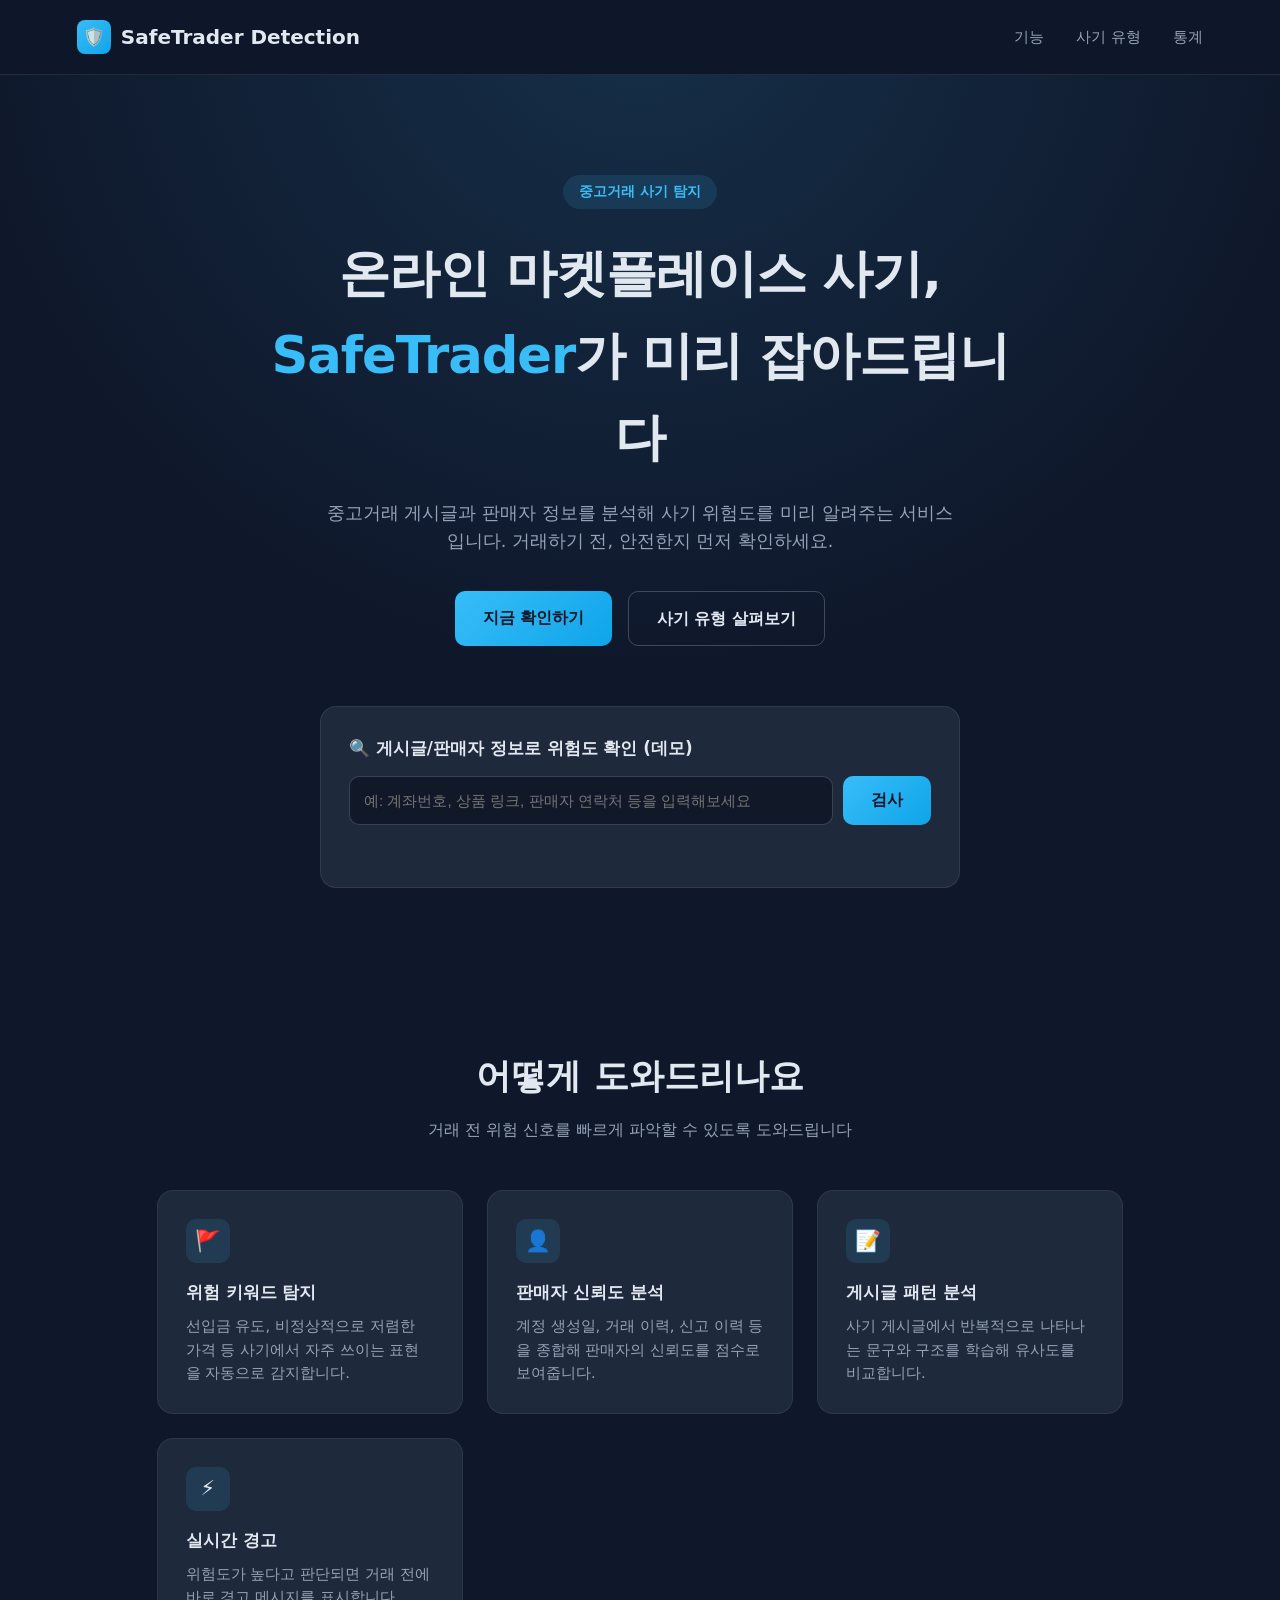
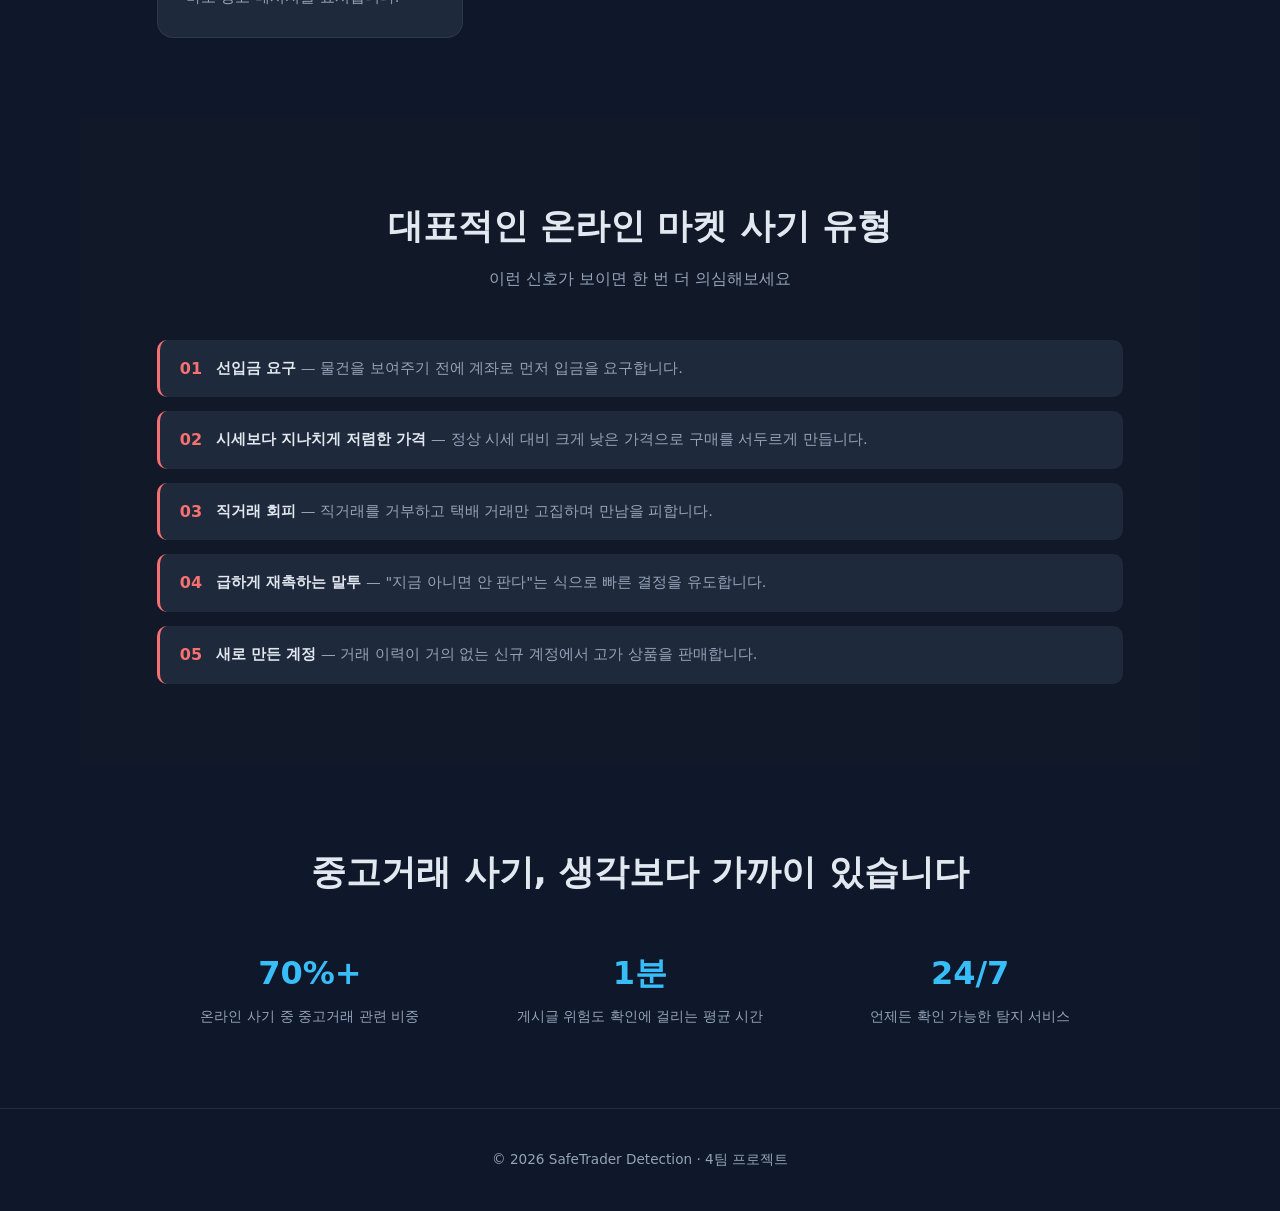
<file: index.html>
<!DOCTYPE html>
<html lang="ko">
<head>
<meta charset="UTF-8">
<meta name="viewport" content="width=device-width, initial-scale=1.0">
<title>SafeTrader Detection</title>
<style>
  :root {
    --bg: #0f172a;
    --bg-alt: #111827;
    --card: #1e293b;
    --text: #e2e8f0;
    --muted: #94a3b8;
    --accent: #38bdf8;
    --accent-dark: #0ea5e9;
    --danger: #f87171;
  }
  * { box-sizing: border-box; margin: 0; padding: 0; }
  body {
    font-family: "Segoe UI", "Pretendard", system-ui, -apple-system, sans-serif;
    background: var(--bg);
    color: var(--text);
    line-height: 1.6;
  }
  a { color: inherit; text-decoration: none; }

  header {
    position: sticky;
    top: 0;
    z-index: 10;
    display: flex;
    align-items: center;
    justify-content: space-between;
    padding: 20px 6%;
    background: rgba(15, 23, 42, 0.85);
    backdrop-filter: blur(8px);
    border-bottom: 1px solid rgba(148, 163, 184, 0.15);
  }
  .logo {
    display: flex;
    align-items: center;
    gap: 10px;
    font-weight: 700;
    font-size: 1.25rem;
  }
  .logo-badge {
    width: 34px;
    height: 34px;
    border-radius: 8px;
    background: linear-gradient(135deg, var(--accent), var(--accent-dark));
    display: flex;
    align-items: center;
    justify-content: center;
    font-size: 1.1rem;
  }
  nav ul {
    list-style: none;
    display: flex;
    gap: 32px;
    font-size: 0.95rem;
    color: var(--muted);
  }
  nav a:hover { color: var(--text); }

  .hero {
    display: flex;
    flex-direction: column;
    align-items: center;
    text-align: center;
    padding: 100px 6% 80px;
    background: radial-gradient(circle at 50% -10%, rgba(56, 189, 248, 0.15), transparent 60%);
  }
  .badge {
    display: inline-block;
    padding: 6px 16px;
    border-radius: 999px;
    background: rgba(56, 189, 248, 0.12);
    color: var(--accent);
    font-size: 0.85rem;
    font-weight: 600;
    margin-bottom: 24px;
  }
  .hero h1 {
    font-size: clamp(2rem, 5vw, 3.2rem);
    font-weight: 800;
    max-width: 780px;
    letter-spacing: -0.02em;
  }
  .hero h1 span { color: var(--accent); }
  .hero p {
    margin-top: 20px;
    max-width: 640px;
    color: var(--muted);
    font-size: 1.1rem;
  }
  .hero-actions {
    display: flex;
    gap: 16px;
    margin-top: 36px;
    flex-wrap: wrap;
    justify-content: center;
  }
  .btn {
    padding: 14px 28px;
    border-radius: 10px;
    font-weight: 600;
    font-size: 1rem;
    cursor: pointer;
    border: none;
  }
  .btn-primary {
    background: linear-gradient(135deg, var(--accent), var(--accent-dark));
    color: #0f172a;
  }
  .btn-primary:hover { filter: brightness(1.08); }
  .btn-secondary {
    background: transparent;
    color: var(--text);
    border: 1px solid rgba(148, 163, 184, 0.35);
  }
  .btn-secondary:hover { border-color: var(--accent); color: var(--accent); }

  .checker {
    margin: 60px auto 0;
    width: 100%;
    max-width: 640px;
    background: var(--card);
    border: 1px solid rgba(148, 163, 184, 0.15);
    border-radius: 16px;
    padding: 28px;
    text-align: left;
  }
  .checker h3 { font-size: 1.05rem; margin-bottom: 14px; }
  .checker-row { display: flex; gap: 10px; }
  .checker-row input {
    flex: 1;
    padding: 12px 14px;
    border-radius: 10px;
    border: 1px solid rgba(148, 163, 184, 0.3);
    background: var(--bg-alt);
    color: var(--text);
    font-size: 0.95rem;
  }
  .checker-row input:focus { outline: none; border-color: var(--accent); }
  #checkResult {
    margin-top: 14px;
    font-size: 0.9rem;
    color: var(--muted);
    min-height: 20px;
  }
  #checkResult.safe { color: #4ade80; }
  #checkResult.risky { color: var(--danger); }

  section.section {
    padding: 80px 6%;
    max-width: 1120px;
    margin: 0 auto;
  }
  .section-title {
    text-align: center;
    margin-bottom: 48px;
  }
  .section-title h2 {
    font-size: clamp(1.6rem, 3vw, 2.2rem);
    font-weight: 800;
  }
  .section-title p {
    color: var(--muted);
    margin-top: 12px;
  }

  .grid {
    display: grid;
    grid-template-columns: repeat(auto-fit, minmax(240px, 1fr));
    gap: 24px;
  }
  .card {
    background: var(--card);
    border: 1px solid rgba(148, 163, 184, 0.12);
    border-radius: 16px;
    padding: 28px;
  }
  .card .icon {
    width: 44px;
    height: 44px;
    border-radius: 10px;
    background: rgba(56, 189, 248, 0.12);
    display: flex;
    align-items: center;
    justify-content: center;
    font-size: 1.3rem;
    margin-bottom: 16px;
  }
  .card h3 { font-size: 1.05rem; margin-bottom: 8px; }
  .card p { color: var(--muted); font-size: 0.92rem; }

  .stats {
    display: grid;
    grid-template-columns: repeat(auto-fit, minmax(160px, 1fr));
    gap: 24px;
    text-align: center;
  }
  .stats .stat h3 {
    font-size: 2rem;
    color: var(--accent);
    font-weight: 800;
  }
  .stats .stat p { color: var(--muted); font-size: 0.9rem; margin-top: 6px; }

  .warning-list {
    display: grid;
    gap: 14px;
  }
  .warning-item {
    display: flex;
    gap: 14px;
    align-items: flex-start;
    background: var(--card);
    border-left: 3px solid var(--danger);
    border-radius: 10px;
    padding: 16px 20px;
  }
  .warning-item .num {
    color: var(--danger);
    font-weight: 700;
  }
  .warning-item p { color: var(--muted); font-size: 0.92rem; }
  .warning-item strong { color: var(--text); }

  footer {
    padding: 40px 6%;
    border-top: 1px solid rgba(148, 163, 184, 0.15);
    text-align: center;
    color: var(--muted);
    font-size: 0.85rem;
  }
</style>
</head>
<body>

<header>
  <div class="logo">
    <div class="logo-badge">🛡️</div>
    SafeTrader Detection
  </div>
  <nav>
    <ul>
      <li><a href="#features">기능</a></li>
      <li><a href="#warning-signs">사기 유형</a></li>
      <li><a href="#stats">통계</a></li>
    </ul>
  </nav>
</header>

<section class="hero">
  <span class="badge">중고거래 사기 탐지</span>
  <h1>온라인 마켓플레이스 사기,<br><span>SafeTrader</span>가 미리 잡아드립니다</h1>
  <p>중고거래 게시글과 판매자 정보를 분석해 사기 위험도를 미리 알려주는 서비스입니다. 거래하기 전, 안전한지 먼저 확인하세요.</p>
  <div class="hero-actions">
    <button class="btn btn-primary" onclick="document.getElementById('checker').scrollIntoView({behavior:'smooth'})">지금 확인하기</button>
    <a href="#warning-signs" class="btn btn-secondary">사기 유형 살펴보기</a>
  </div>

  <div class="checker" id="checker">
    <h3>🔍 게시글/판매자 정보로 위험도 확인 (데모)</h3>
    <div class="checker-row">
      <input id="checkInput" type="text" placeholder="예: 계좌번호, 상품 링크, 판매자 연락처 등을 입력해보세요">
      <button class="btn btn-primary" onclick="runCheck()">검사</button>
    </div>
    <div id="checkResult"></div>
  </div>
</section>

<section class="section" id="features">
  <div class="section-title">
    <h2>어떻게 도와드리나요</h2>
    <p>거래 전 위험 신호를 빠르게 파악할 수 있도록 도와드립니다</p>
  </div>
  <div class="grid">
    <div class="card">
      <div class="icon">🚩</div>
      <h3>위험 키워드 탐지</h3>
      <p>선입금 유도, 비정상적으로 저렴한 가격 등 사기에서 자주 쓰이는 표현을 자동으로 감지합니다.</p>
    </div>
    <div class="card">
      <div class="icon">👤</div>
      <h3>판매자 신뢰도 분석</h3>
      <p>계정 생성일, 거래 이력, 신고 이력 등을 종합해 판매자의 신뢰도를 점수로 보여줍니다.</p>
    </div>
    <div class="card">
      <div class="icon">📝</div>
      <h3>게시글 패턴 분석</h3>
      <p>사기 게시글에서 반복적으로 나타나는 문구와 구조를 학습해 유사도를 비교합니다.</p>
    </div>
    <div class="card">
      <div class="icon">⚡</div>
      <h3>실시간 경고</h3>
      <p>위험도가 높다고 판단되면 거래 전에 바로 경고 메시지를 표시합니다.</p>
    </div>
  </div>
</section>

<section class="section" id="warning-signs" style="background: var(--bg-alt);">
  <div class="section-title">
    <h2>대표적인 온라인 마켓 사기 유형</h2>
    <p>이런 신호가 보이면 한 번 더 의심해보세요</p>
  </div>
  <div class="warning-list">
    <div class="warning-item">
      <span class="num">01</span>
      <p><strong>선입금 요구</strong> — 물건을 보여주기 전에 계좌로 먼저 입금을 요구합니다.</p>
    </div>
    <div class="warning-item">
      <span class="num">02</span>
      <p><strong>시세보다 지나치게 저렴한 가격</strong> — 정상 시세 대비 크게 낮은 가격으로 구매를 서두르게 만듭니다.</p>
    </div>
    <div class="warning-item">
      <span class="num">03</span>
      <p><strong>직거래 회피</strong> — 직거래를 거부하고 택배 거래만 고집하며 만남을 피합니다.</p>
    </div>
    <div class="warning-item">
      <span class="num">04</span>
      <p><strong>급하게 재촉하는 말투</strong> — "지금 아니면 안 판다"는 식으로 빠른 결정을 유도합니다.</p>
    </div>
    <div class="warning-item">
      <span class="num">05</span>
      <p><strong>새로 만든 계정</strong> — 거래 이력이 거의 없는 신규 계정에서 고가 상품을 판매합니다.</p>
    </div>
  </div>
</section>

<section class="section" id="stats">
  <div class="section-title">
    <h2>중고거래 사기, 생각보다 가까이 있습니다</h2>
  </div>
  <div class="stats">
    <div class="stat">
      <h3>70%+</h3>
      <p>온라인 사기 중 중고거래 관련 비중</p>
    </div>
    <div class="stat">
      <h3>1분</h3>
      <p>게시글 위험도 확인에 걸리는 평균 시간</p>
    </div>
    <div class="stat">
      <h3>24/7</h3>
      <p>언제든 확인 가능한 탐지 서비스</p>
    </div>
  </div>
</section>

<footer>
  © 2026 SafeTrader Detection · 4팀 프로젝트
</footer>

<script>
  function runCheck() {
    const input = document.getElementById('checkInput').value.trim();
    const result = document.getElementById('checkResult');
    result.className = '';

    if (!input) {
      result.textContent = '내용을 입력해주세요.';
      return;
    }

    const riskyWords = ['선입금', '계좌', '급처분', '직거래 불가', '안전거래 안됨', '먼저 입금'];
    const hit = riskyWords.find(w => input.includes(w));

    if (hit) {
      result.textContent = `⚠️ 위험 신호 감지: "${hit}" 관련 표현이 포함되어 있습니다. 거래에 주의하세요.`;
      result.classList.add('risky');
    } else {
      result.textContent = '✅ 특별한 위험 키워드가 발견되지 않았습니다. (이 결과는 참고용이며 실제 판단은 신중히 하세요)';
      result.classList.add('safe');
    }
  }

  document.getElementById('checkInput').addEventListener('keydown', (e) => {
    if (e.key === 'Enter') runCheck();
  });
</script>

</body>
</html>
</file>
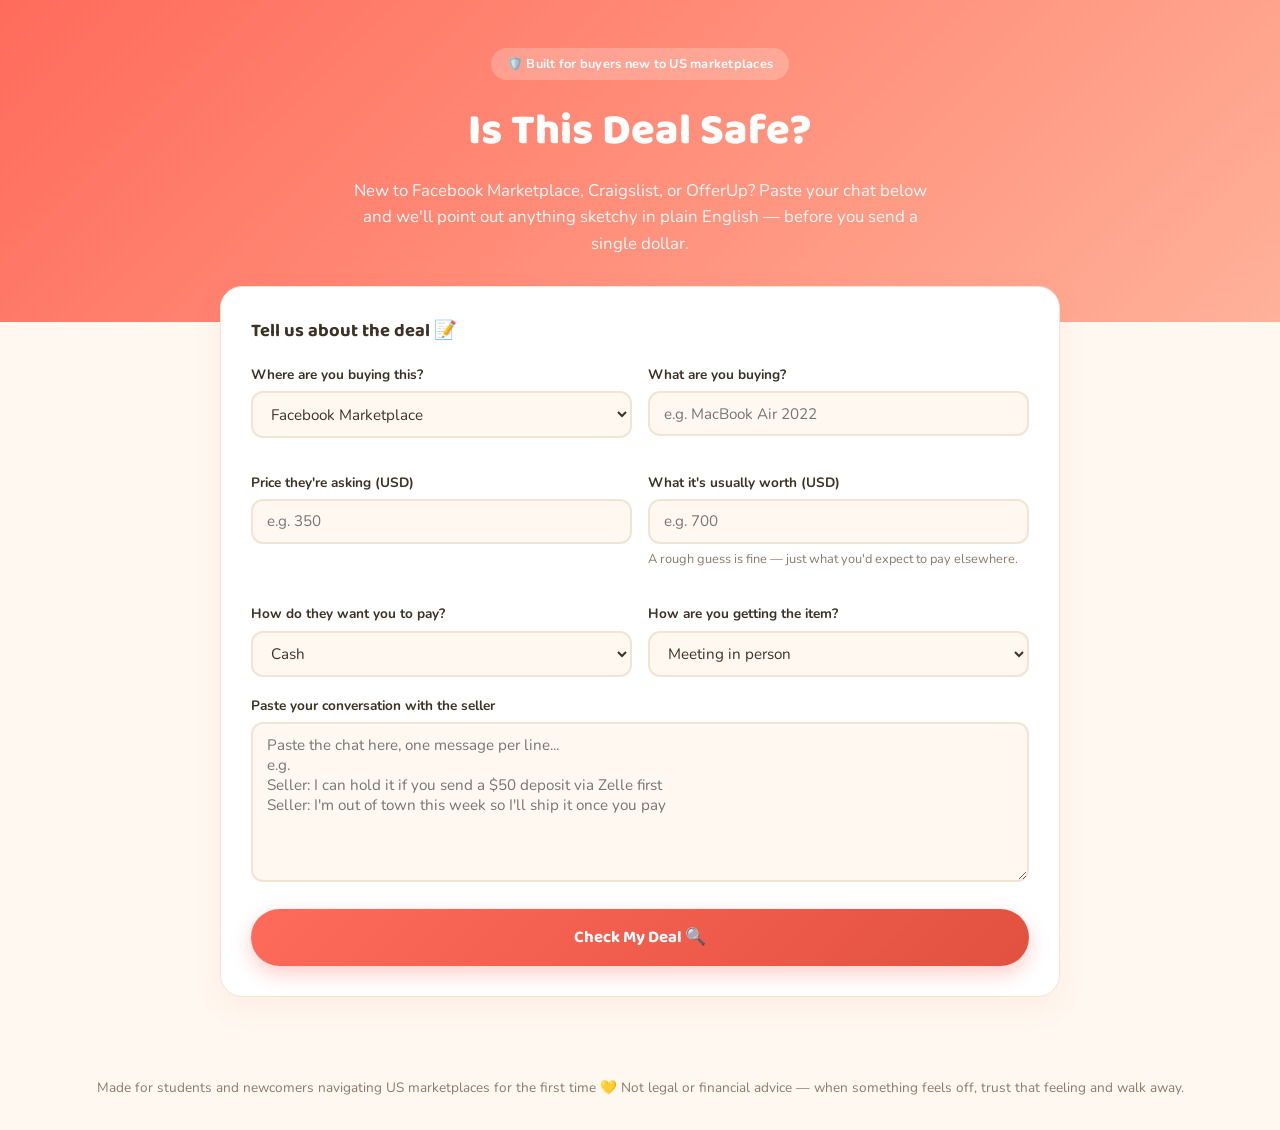
<file: deal_safety_checker.html>
<!DOCTYPE html>
<html lang="en">
<head>
<meta charset="UTF-8">
<meta name="viewport" content="width=device-width, initial-scale=1.0">
<title>Deal Safety Checker — Is This Deal Safe?</title>
<link rel="preconnect" href="https://fonts.googleapis.com">
<link rel="preconnect" href="https://fonts.gstatic.com" crossorigin>
<link href="https://fonts.googleapis.com/css2?family=Baloo+2:wght@500;600;700;800&family=Nunito:wght@400;600;700;800&display=swap" rel="stylesheet">
<style>
  :root {
    --ink: #3d3226;
    --muted: #8a7a68;
    --cream: #fff8f0;
    --card: #ffffff;
    --border: #f1e4d2;
    --coral: #ff6b5b;
    --coral-dark: #e2503f;
    --peach: #ffb199;
    --mint: #14b8a6;
    --mint-dark: #0d9488;
    --mint-bg: #e6faf6;
    --sunny: #f5a524;
    --sunny-bg: #fff8e6;
    --danger: #d9463a;
    --danger-bg: #fff0ee;
  }
  * { box-sizing: border-box; }
  body {
    margin: 0;
    font-family: 'Nunito', 'Segoe UI', system-ui, -apple-system, sans-serif;
    background: var(--cream);
    color: var(--ink);
    line-height: 1.6;
  }
  h1, h2, .verdict-title, .analyze-btn {
    font-family: 'Baloo 2', 'Segoe UI', system-ui, sans-serif;
  }

  header {
    background: linear-gradient(135deg, var(--coral), var(--peach));
    color: #fff;
    padding: 3rem 1.5rem 4rem;
    text-align: center;
  }
  header .tag {
    display: inline-block;
    background: rgba(255,255,255,0.22);
    padding: 0.35rem 1rem;
    border-radius: 999px;
    font-size: 0.8rem;
    font-weight: 700;
    letter-spacing: 0.02em;
    margin-bottom: 1.1rem;
  }
  header h1 { font-size: clamp(1.8rem, 4.5vw, 2.7rem); margin: 0 0 0.7rem; font-weight: 800; }
  header p { max-width: 600px; margin: 0 auto; opacity: 0.95; font-size: 1.05rem; }

  main {
    max-width: 880px;
    margin: -2.25rem auto 3rem;
    padding: 0 1.25rem;
  }

  .card {
    background: var(--card);
    border: 1px solid var(--border);
    border-radius: 22px;
    padding: 1.85rem;
    box-shadow: 0 10px 30px rgba(255,107,91,0.08);
    margin-bottom: 1.5rem;
  }

  .card h2 {
    font-size: 1.15rem;
    margin: 0 0 1.1rem;
    color: var(--ink);
    font-weight: 700;
  }
  .card .subhead {
    font-size: 0.85rem;
    color: var(--muted);
    margin: -0.75rem 0 1.25rem;
  }

  .grid-2 {
    display: grid;
    grid-template-columns: 1fr 1fr;
    gap: 1rem;
  }
  @media (max-width: 640px) { .grid-2 { grid-template-columns: 1fr; } }

  label {
    display: block;
    font-size: 0.85rem;
    font-weight: 700;
    color: var(--ink);
    margin-bottom: 0.35rem;
  }
  .field { margin-bottom: 1.1rem; }
  input[type="text"], input[type="number"], select, textarea {
    width: 100%;
    padding: 0.65rem 0.9rem;
    border: 2px solid var(--border);
    border-radius: 12px;
    font-size: 0.95rem;
    font-family: inherit;
    background: var(--cream);
    color: var(--ink);
  }
  input:focus, select:focus, textarea:focus {
    outline: none;
    border-color: var(--mint);
    box-shadow: 0 0 0 4px rgba(20,184,166,0.14);
    background: #fff;
  }
  textarea { resize: vertical; min-height: 160px; }
  .hint { font-size: 0.8rem; color: var(--muted); margin-top: 0.35rem; }

  .analyze-btn {
    display: block;
    width: 100%;
    padding: 0.95rem;
    background: linear-gradient(135deg, var(--coral), var(--coral-dark));
    color: #fff;
    border: none;
    border-radius: 999px;
    font-size: 1.05rem;
    font-weight: 700;
    cursor: pointer;
    box-shadow: 0 8px 20px rgba(255,107,91,0.32);
    transition: transform 0.12s ease, box-shadow 0.12s ease;
  }
  .analyze-btn:hover { transform: translateY(-2px); box-shadow: 0 10px 24px rgba(255,107,91,0.4); }
  .analyze-btn:active { transform: translateY(0); }

  #reportSection { display: none; }

  .verdict-banner {
    display: flex;
    align-items: center;
    gap: 1.1rem;
    border-radius: 18px;
    padding: 1.4rem 1.6rem;
    margin-bottom: 1.5rem;
    border: 2px solid;
  }
  .verdict-banner .icon { font-size: 2.4rem; line-height: 1; }
  .verdict-banner .verdict-title { font-size: 1.4rem; font-weight: 700; margin: 0 0 0.2rem; }
  .verdict-banner .verdict-sub { font-size: 0.9rem; opacity: 0.9; }
  .verdict-proceed { background: var(--mint-bg); border-color: #99e6d9; color: var(--mint-dark); }
  .verdict-caution { background: var(--sunny-bg); border-color: #f6d896; color: #92600a; }
  .verdict-stop { background: var(--danger-bg); border-color: #f5c2bc; color: var(--danger); }

  .scam-tags { display: flex; flex-wrap: wrap; gap: 0.5rem; margin-bottom: 0.5rem; }
  .scam-tag {
    background: var(--danger-bg);
    color: var(--danger);
    font-size: 0.8rem;
    font-weight: 700;
    padding: 0.35rem 0.85rem;
    border-radius: 999px;
  }
  .scam-tag.none { background: var(--mint-bg); color: var(--mint-dark); }

  .reason-list { margin: 0; padding-left: 0; list-style: none; }
  .reason-list li {
    margin-bottom: 0.6rem;
    font-size: 0.92rem;
    color: var(--ink);
    padding-left: 1.6rem;
    position: relative;
  }
  .reason-list li::before {
    content: "💬";
    position: absolute;
    left: 0;
    top: 0.05rem;
    font-size: 0.85rem;
  }
  .reason-list li b { color: var(--coral-dark); }

  .chat-render {
    background: var(--cream);
    border: 1px solid var(--border);
    border-radius: 14px;
    padding: 1.1rem 1.25rem;
    font-size: 0.94rem;
    white-space: pre-wrap;
  }
  .chat-line { display: block; padding: 0.2rem 0; }
  .flag-sentence {
    border-radius: 8px;
    padding: 0.1rem 0.45rem;
    cursor: help;
    font-weight: 600;
  }
  .flag-high { background: #ffe0db; color: #a83226; }
  .flag-med { background: #fff1c9; color: #8a5c07; }

  .legend { display: flex; gap: 1.2rem; margin-top: 0.9rem; font-size: 0.82rem; color: var(--muted); flex-wrap: wrap; }
  .legend span { display: inline-flex; align-items: center; gap: 0.4rem; }

  .checklist { list-style: none; margin: 0; padding: 0; }
  .checklist li {
    display: flex;
    align-items: flex-start;
    gap: 0.7rem;
    padding: 0.7rem 0;
    border-bottom: 1px dashed var(--border);
    font-size: 0.94rem;
  }
  .checklist li:last-child { border-bottom: none; }
  .checklist li .check {
    background: var(--mint-bg);
    color: var(--mint-dark);
    font-weight: 700;
    width: 1.5rem;
    height: 1.5rem;
    min-width: 1.5rem;
    border-radius: 50%;
    display: flex;
    align-items: center;
    justify-content: center;
    font-size: 0.85rem;
  }

  footer {
    text-align: center;
    padding: 2rem;
    color: var(--muted);
    font-size: 0.85rem;
  }
</style>
</head>
<body>

<header>
  <span class="tag">🛡️ Built for buyers new to US marketplaces</span>
  <h1>Is This Deal Safe?</h1>
  <p>New to Facebook Marketplace, Craigslist, or OfferUp? Paste your chat below and we'll point out anything sketchy in plain English — before you send a single dollar.</p>
</header>

<main>
  <section class="card">
    <h2>Tell us about the deal 📝</h2>
    <div class="grid-2">
      <div class="field">
        <label for="platform">Where are you buying this?</label>
        <select id="platform">
          <option>Facebook Marketplace</option>
          <option>Craigslist</option>
          <option>OfferUp</option>
        </select>
      </div>
      <div class="field">
        <label for="itemType">What are you buying?</label>
        <input type="text" id="itemType" placeholder="e.g. MacBook Air 2022">
      </div>
      <div class="field">
        <label for="salePrice">Price they're asking (USD)</label>
        <input type="number" id="salePrice" placeholder="e.g. 350" min="0">
      </div>
      <div class="field">
        <label for="marketPrice">What it's usually worth (USD)</label>
        <input type="number" id="marketPrice" placeholder="e.g. 700" min="0">
        <div class="hint">A rough guess is fine — just what you'd expect to pay elsewhere.</div>
      </div>
      <div class="field">
        <label for="paymentMethod">How do they want you to pay?</label>
        <select id="paymentMethod">
          <option value="cash">Cash</option>
          <option value="paypal_gs">PayPal (Goods &amp; Services)</option>
          <option value="paypal_ff">PayPal (Friends &amp; Family)</option>
          <option value="zelle">Zelle</option>
          <option value="venmo">Venmo</option>
          <option value="cashapp">Cash App</option>
          <option value="wire">Wire Transfer</option>
          <option value="giftcard">Gift Card</option>
          <option value="other">Other</option>
        </select>
      </div>
      <div class="field">
        <label for="txnMethod">How are you getting the item?</label>
        <select id="txnMethod">
          <option value="in_person">Meeting in person</option>
          <option value="shipping">Getting it shipped</option>
        </select>
      </div>
    </div>
    <div class="field">
      <label for="chatText">Paste your conversation with the seller</label>
      <textarea id="chatText" placeholder="Paste the chat here, one message per line...&#10;e.g.&#10;Seller: I can hold it if you send a $50 deposit via Zelle first&#10;Seller: I'm out of town this week so I'll ship it once you pay"></textarea>
    </div>
    <button class="analyze-btn" id="analyzeBtn">Check My Deal 🔍</button>
  </section>

  <section id="reportSection">
    <section class="card">
      <h2>Your Deal Safety Report</h2>
      <div class="verdict-banner" id="verdictBanner">
        <div class="icon" id="verdictIcon"></div>
        <div>
          <div class="verdict-title" id="verdictTitle"></div>
          <div class="verdict-sub" id="verdictSub"></div>
        </div>
      </div>

      <h2 style="font-size:1rem;">This looks like... 🕵️</h2>
      <div class="scam-tags" id="scamTags"></div>

      <h2 style="font-size:1rem; margin-top:1.4rem;">Here's why</h2>
      <ul class="reason-list" id="reasonList"></ul>
    </section>

    <section class="card">
      <h2>Your chat, with the risky parts marked 🚩</h2>
      <div class="chat-render" id="chatRender"></div>
      <div class="legend">
        <span>🚩 Big red flag</span>
        <span>👀 Worth a second look</span>
      </div>
    </section>

    <section class="card">
      <h2>Before you go any further ✅</h2>
      <p class="subhead">A few things to double-check no matter what your score says.</p>
      <ul class="checklist" id="checklist"></ul>
    </section>
  </section>
</main>

<footer>
  Made for students and newcomers navigating US marketplaces for the first time 💛 Not legal or financial advice — when something feels off, trust that feeling and walk away.
</footer>

<script>
  // ---- Scam signal pattern library ----
  const RISK_CATEGORIES = [
    {
      id: 'advance_payment',
      label: 'Advance Payment / Deposit Scam',
      weight: 30,
      severity: 'high',
      patterns: [
        /deposit/i, /hold (it|this|the item) for you/i, /reserve (it|the item)/i,
        /send (me )?(the )?money first/i, /before (we|i) (can )?meet/i, /secure the item/i,
        /send half (now|upfront)/i, /pay (in advance|upfront|first)/i, /down ?payment/i
      ],
      reason: 'Sellers who ask you to pay before you see or receive the item are using a classic advance-payment scam — once you pay, they stop responding.'
    },
    {
      id: 'verification_code',
      label: 'Verification Code Scam',
      weight: 35,
      severity: 'high',
      patterns: [
        /verification code/i, /confirmation code/i, /(sent|texted|send) you a code/i,
        /\botp\b/i, /\d-digit code/i, /code i ('?ve )?(just )?sent/i, /read (me|out) the code/i,
        /share (that|the) code/i
      ],
      reason: 'Scammers ask you to forward a "verification" code that is actually a real login or payment approval code — sharing it lets them take over your account or payment.'
    },
    {
      id: 'off_platform_payment',
      label: 'Irreversible / Off-Platform Payment',
      weight: 20,
      severity: 'high',
      patterns: [
        /\bzelle\b/i, /\bvenmo\b/i, /cash ?app/i, /wire transfer/i, /gift ?card/i,
        /friends and family/i, /western union/i, /moneygram/i
      ],
      reason: 'Zelle, Venmo/Cash App (friends & family), gift cards, and wire transfers send money instantly with no buyer protection and cannot be reversed.'
    },
    {
      id: 'avoid_meeting',
      label: 'Avoiding In-Person Meeting',
      weight: 25,
      severity: 'high',
      patterns: [
        /can'?t meet in person/i, /i'?m\s+(?:\w+\s+){0,2}(out of town|deployed|overseas|on a trip|in the military)/i,
        /my (agent|assistant|driver|cousin) will (pick up|deliver|meet you)/i, /shipping only/i,
        /i'?m not (available|around) to meet/i, /unable to meet/i
      ],
      reason: 'A legitimate local seller can usually meet in person. Excuses to avoid meeting are common in shipping and military-relocation scams.'
    },
    {
      id: 'fake_shipping',
      label: 'Fake Shipping Scam',
      weight: 25,
      severity: 'high',
      patterns: [
        /i'?ll ship (it )?once (you|i) (pay|receive)/i, /use my (own )?shipping label/i,
        /tracking (number|info|link) after (payment|you pay)/i, /courier will deliver/i,
        /my own shipping company/i, /shipping agent/i
      ],
      reason: 'Promises to ship "after payment" with no verifiable tracking are a common way sellers take money without ever sending the item.'
    },
    {
      id: 'urgency_pressure',
      label: 'Urgency / Pressure Tactics',
      weight: 10,
      severity: 'med',
      patterns: [
        /need to sell (it )?today/i, /another buyer is interested/i, /act fast/i,
        /first (come|to send( the)? money)/i, /i have other offers/i, /hurry/i
      ],
      reason: 'Artificial urgency is used to stop you from thinking carefully or verifying details before paying.'
    }
  ];

  const PAYMENT_RISK = {
    cash: 0, paypal_gs: 0, paypal_ff: 15, zelle: 15, venmo: 15,
    cashapp: 15, wire: 20, giftcard: 25, other: 10
  };

  const SAFETY_CHECKLIST = [
    "Meet somewhere public and well-lit — a police station's 'safe exchange' spot is perfect if your area has one.",
    "Don't pay a single cent until you've seen and checked out the item with your own eyes.",
    "Never share a verification code (OTP) with anyone, even if they sound official — no real seller ever needs it.",
    "Steer clear of Zelle, Venmo, Cash App, gift cards, or wire transfers with people you don't know — once it's sent, it's gone for good.",
    "Paying with PayPal? Always pick Goods & Services, not Friends & Family, so you're actually protected.",
    "If the price feels too good to be true, it probably is — that instinct is usually right.",
    "If a seller won't meet up and insists on shipping only, slow down and ask more questions."
  ];

  function splitIntoSentences(text) {
    const lines = text.split(/\n+/);
    const sentences = [];
    for (const line of lines) {
      const trimmed = line.trim();
      if (!trimmed) continue;
      const parts = trimmed.split(/(?<=[.!?])\s+(?=[A-Z0-9])/);
      for (const p of parts) {
        const s = p.trim();
        if (s) sentences.push(s);
      }
    }
    return sentences;
  }

  function analyzeChat(chatText) {
    const sentences = splitIntoSentences(chatText);
    const categoryHits = {};
    const flaggedSentences = [];

    for (const sentence of sentences) {
      let bestMatch = null;
      for (const cat of RISK_CATEGORIES) {
        if (cat.patterns.some(re => re.test(sentence))) {
          categoryHits[cat.id] = (categoryHits[cat.id] || 0) + 1;
          if (!bestMatch || cat.weight > bestMatch.weight) bestMatch = cat;
        }
      }
      flaggedSentences.push({ text: sentence, category: bestMatch });
    }

    return { sentences: flaggedSentences, categoryHits };
  }

  function computeReport(inputs) {
    const { chatText, salePrice, marketPrice, paymentMethod, txnMethod } = inputs;
    const { sentences, categoryHits } = analyzeChat(chatText);

    let score = 0;
    const reasons = [];
    const matchedCategories = [];

    for (const cat of RISK_CATEGORIES) {
      const hits = categoryHits[cat.id] || 0;
      if (hits > 0) {
        const bonus = Math.min((hits - 1) * 5, 15);
        score += cat.weight + bonus;
        matchedCategories.push({ ...cat, hits });
        reasons.push(`<b>${cat.label}</b> showed up in your chat (${hits} sentence${hits > 1 ? 's' : ''}) — ${cat.reason}`);
      }
    }

    if (salePrice > 0 && marketPrice > 0) {
      const ratio = salePrice / marketPrice;
      if (ratio < 0.3) {
        score += 25;
        reasons.push(`<b>The price is really low</b> — it's less than 30% of what this usually sells for ($${salePrice} vs ~$${marketPrice}), which is a classic bait tactic.`);
      } else if (ratio < 0.5) {
        score += 15;
        reasons.push(`<b>The price looks too good to be true</b> — it's under half of what this usually sells for ($${salePrice} vs ~$${marketPrice}).`);
      }
    }

    const paymentRisk = PAYMENT_RISK[paymentMethod] ?? 0;
    if (paymentRisk > 0) {
      score += paymentRisk;
      const label = document.getElementById('paymentMethod').selectedOptions[0].text;
      reasons.push(`<b>The payment method they asked for (${label})</b> gives you little to no protection and is hard to get back once it's sent.`);
    }

    if (txnMethod === 'shipping' && (categoryHits['advance_payment'] || categoryHits['fake_shipping'])) {
      score += 10;
      reasons.push(`<b>Shipping-only plus prepayment red flags</b> makes this riskier since you can't check the item before paying.`);
    }

    score = Math.min(score, 100);

    let verdict;
    if (score >= 55) verdict = 'stop';
    else if (score >= 25) verdict = 'caution';
    else verdict = 'proceed';

    const scamTypeCandidates = matchedCategories.filter(c => c.id !== 'urgency_pressure');
    scamTypeCandidates.sort((a, b) => (b.weight * b.hits) - (a.weight * a.hits));

    if (reasons.length === 0) {
      reasons.push("We didn't spot any known scam patterns in the chat — but it's always worth running through the checklist below.");
    }

    return { score, verdict, sentences, scamTypes: scamTypeCandidates, reasons };
  }

  const VERDICT_META = {
    proceed: { icon: '🎉', title: 'Proceed', sub: "No major red flags — nice! Still stay alert and trust your gut.", cls: 'verdict-proceed' },
    caution: { icon: '🤔', title: 'Caution', sub: "Some things don't add up here. Slow down and double-check before you send any money.", cls: 'verdict-caution' },
    stop: { icon: '🚨', title: 'Do Not Proceed', sub: "This has strong scam signals — we really wouldn't go through with this one.", cls: 'verdict-stop' }
  };

  function escapeHtml(str) {
    return str.replace(/[&<>"']/g, c => ({ '&': '&amp;', '<': '&lt;', '>': '&gt;', '"': '&quot;', "'": '&#39;' }[c]));
  }

  function render(report) {
    const meta = VERDICT_META[report.verdict];
    const banner = document.getElementById('verdictBanner');
    banner.className = `verdict-banner ${meta.cls}`;
    document.getElementById('verdictIcon').textContent = meta.icon;
    document.getElementById('verdictTitle').textContent = `${meta.title} — risk score ${report.score}/100`;
    document.getElementById('verdictSub').textContent = meta.sub;

    const tagsEl = document.getElementById('scamTags');
    if (report.scamTypes.length === 0) {
      tagsEl.innerHTML = `<span class="scam-tag none">No specific scam pattern detected 👍</span>`;
    } else {
      tagsEl.innerHTML = report.scamTypes.map(c => `<span class="scam-tag">${c.label}</span>`).join('');
    }

    document.getElementById('reasonList').innerHTML = report.reasons.map(r => `<li>${r}</li>`).join('');

    document.getElementById('chatRender').innerHTML = report.sentences.map(s => {
      const safeText = escapeHtml(s.text);
      if (!s.category) return `<span class="chat-line">${safeText}</span>`;
      const isHigh = s.category.severity === 'high';
      const cls = isHigh ? 'flag-high' : 'flag-med';
      const badge = isHigh ? '🚩 ' : '👀 ';
      return `<span class="chat-line"><span class="flag-sentence ${cls}" title="${escapeHtml(s.category.label)}: ${escapeHtml(s.category.reason)}">${badge}${safeText}</span></span>`;
    }).join('');

    document.getElementById('checklist').innerHTML = SAFETY_CHECKLIST.map(item =>
      `<li><span class="check">✓</span><span>${item}</span></li>`
    ).join('');

    document.getElementById('reportSection').style.display = 'block';
    document.getElementById('reportSection').scrollIntoView({ behavior: 'smooth', block: 'start' });
  }

  document.getElementById('analyzeBtn').addEventListener('click', () => {
    const inputs = {
      chatText: document.getElementById('chatText').value,
      salePrice: parseFloat(document.getElementById('salePrice').value) || 0,
      marketPrice: parseFloat(document.getElementById('marketPrice').value) || 0,
      paymentMethod: document.getElementById('paymentMethod').value,
      txnMethod: document.getElementById('txnMethod').value
    };
    const report = computeReport(inputs);
    render(report);
  });
</script>

</body>
</html>
</file>
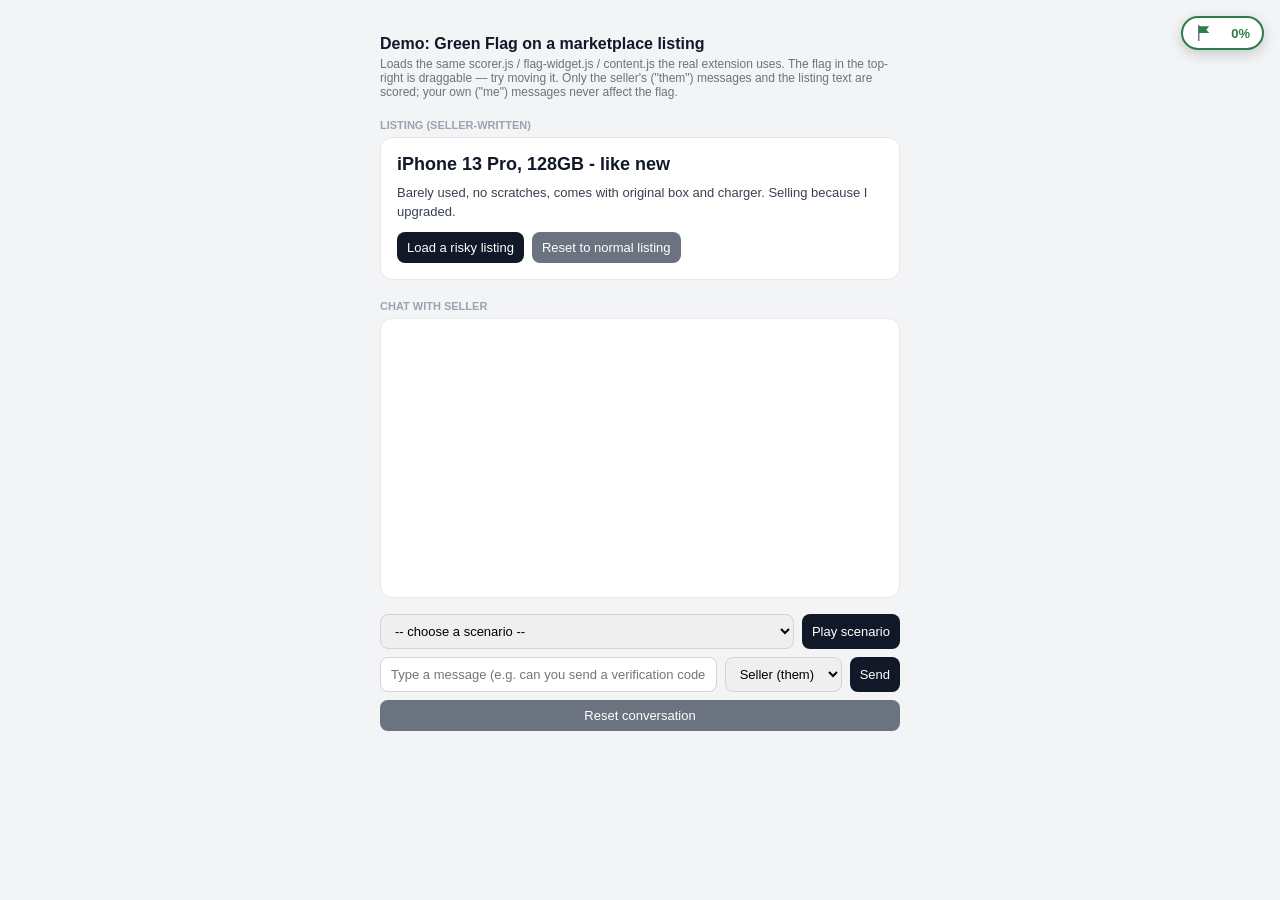
<file: extension/demo.html>
<!DOCTYPE html>
<html lang="en">
<head>
<meta charset="UTF-8" />
<title>Demo: Green Flag on a marketplace listing</title>
<style>
  * { box-sizing: border-box; }
  body {
    font-family: -apple-system, BlinkMacSystemFont, "Segoe UI", sans-serif;
    background: #f3f4f6;
    margin: 0;
    padding: 24px;
    color: #111827;
  }
  .wrap {
    max-width: 520px;
    margin: 0 auto;
  }
  h1 {
    font-size: 16px;
    margin-bottom: 4px;
  }
  p.sub {
    font-size: 12px;
    color: #6b7280;
    margin-top: 0;
    margin-bottom: 16px;
  }
  .listing {
    background: white;
    border-radius: 12px;
    border: 1px solid #e5e7eb;
    padding: 16px;
    margin-bottom: 16px;
  }
  .listing h1 {
    font-size: 18px;
    margin: 0 0 8px;
  }
  .description {
    font-size: 13px;
    color: #374151;
    line-height: 1.5;
  }
  .listing-controls {
    margin-top: 10px;
    display: flex;
    gap: 8px;
  }
  .chat-window {
    background: white;
    border-radius: 12px;
    border: 1px solid #e5e7eb;
    padding: 16px;
    min-height: 280px;
    display: flex;
    flex-direction: column;
    gap: 8px;
  }
  .chat-message {
    max-width: 78%;
    padding: 8px 12px;
    border-radius: 14px;
    font-size: 13px;
    line-height: 1.4;
    word-break: break-word;
  }
  .chat-message[data-sender="them"] {
    align-self: flex-start;
    background: #f1f3f5;
  }
  .chat-message[data-sender="me"] {
    align-self: flex-end;
    background: #dbeafe;
  }
  .controls {
    margin-top: 16px;
    display: flex;
    flex-direction: column;
    gap: 8px;
  }
  .row {
    display: flex;
    gap: 8px;
  }
  select, input, button {
    font-size: 13px;
    padding: 8px 10px;
    border-radius: 8px;
    border: 1px solid #d1d5db;
  }
  input[type="text"] {
    flex: 1;
  }
  button {
    background: #111827;
    color: white;
    border: none;
    cursor: pointer;
  }
  button:hover {
    background: #1f2937;
  }
  .scenario-row select {
    flex: 1;
  }
  .section-label {
    font-size: 11px;
    font-weight: 700;
    text-transform: uppercase;
    color: #9ca3af;
    margin: 20px 0 6px;
  }
</style>
</head>
<body>
<div class="wrap">
  <h1>Demo: Green Flag on a marketplace listing</h1>
  <p class="sub">
    Loads the same scorer.js / flag-widget.js / content.js the real extension uses.
    The flag in the top-right is draggable — try moving it. Only the seller's
    ("them") messages and the listing text are scored; your own ("me") messages
    never affect the flag.
  </p>

  <div class="section-label">Listing (seller-written)</div>
  <div class="listing">
    <h1 id="listingTitle">iPhone 13 Pro, 128GB - like new</h1>
    <div class="description" id="listingDesc">
      Barely used, no scratches, comes with original box and charger. Selling because I upgraded.
    </div>
    <div class="listing-controls">
      <button id="riskyListingBtn">Load a risky listing</button>
      <button id="normalListingBtn" style="background:#6b7280;">Reset to normal listing</button>
    </div>
  </div>

  <div class="section-label">Chat with seller</div>
  <div class="chat-window" id="chatWindow"></div>

  <div class="controls">
    <div class="row scenario-row">
      <select id="scenarioSelect">
        <option value="">-- choose a scenario --</option>
        <option value="urgency">① Seller pressures with urgency ("I'll sell to someone else")</option>
        <option value="phishing">② Off-platform redirect + verification-code phishing</option>
        <option value="overpayment">③ Cashier's-check overpayment + shipping scam</option>
      </select>
      <button id="playScenario">Play scenario</button>
    </div>
    <div class="row">
      <input type="text" id="msgInput" placeholder="Type a message (e.g. can you send a verification code?)" />
      <select id="senderSelect">
        <option value="them">Seller (them)</option>
        <option value="me">Me (buyer)</option>
      </select>
      <button id="sendBtn">Send</button>
    </div>
    <button id="resetBtn" style="background:#6b7280;">Reset conversation</button>
  </div>
</div>

<script src="scorer.js"></script>
<script src="flag-widget.js"></script>
<script src="content.js"></script>
<link rel="stylesheet" href="content.css" />
<script>
  const chatWindow = document.getElementById('chatWindow');

  function addMessage(sender, text) {
    const div = document.createElement('div');
    div.className = 'chat-message';
    div.dataset.sender = sender;
    div.textContent = text;
    chatWindow.appendChild(div);
    chatWindow.scrollTop = chatWindow.scrollHeight;
  }

  const SCENARIOS = {
    urgency: [
      ['them', "Hey, thanks for reaching out!"],
      ['them', "I've got another buyer interested, let me know today or I'll sell to them."],
      ['them', "This won't last, message me back asap if you want it."]
    ],
    phishing: [
      ['them', "Let's move this off the app, text me instead, easier to coordinate."],
      ['them', "I'll set up the shipping label for you, just send me the verification code you just got."],
      ['them', "Actually, can you Zelle me first and I'll ship right after?"]
    ],
    overpayment: [
      ['them', "No problem, I can do a cashier's check for a bit more than the price."],
      ['them', "Just send back the difference once it clears and we're good."],
      ['them', "I'm out of town this week so I'll have my shipper come pick it up."]
    ]
  };

  document.getElementById('playScenario').addEventListener('click', () => {
    const key = document.getElementById('scenarioSelect').value;
    if (!key) return;
    const messages = SCENARIOS[key];
    let i = 0;
    const timer = setInterval(() => {
      if (i >= messages.length) {
        clearInterval(timer);
        return;
      }
      const [sender, text] = messages[i++];
      addMessage(sender, text);
    }, 700);
  });

  document.getElementById('sendBtn').addEventListener('click', () => {
    const input = document.getElementById('msgInput');
    const sender = document.getElementById('senderSelect').value;
    const text = input.value.trim();
    if (!text) return;
    addMessage(sender, text);
    input.value = '';
  });

  document.getElementById('msgInput').addEventListener('keydown', (e) => {
    if (e.key === 'Enter') document.getElementById('sendBtn').click();
  });

  document.getElementById('resetBtn').addEventListener('click', () => {
    chatWindow.innerHTML = '';
  });

  document.getElementById('riskyListingBtn').addEventListener('click', () => {
    document.getElementById('listingTitle').textContent = 'iPhone 13 Pro - MUST SELL TODAY, moving out of country';
    document.getElementById('listingDesc').textContent =
      "Priced to sell fast, other buyers are already interested so first come first served. " +
      "I'm out of town so I'll have my shipper pick it up, prefer Zelle or Cash App payment upfront.";
  });

  document.getElementById('normalListingBtn').addEventListener('click', () => {
    document.getElementById('listingTitle').textContent = 'iPhone 13 Pro, 128GB - like new';
    document.getElementById('listingDesc').textContent =
      'Barely used, no scratches, comes with original box and charger. Selling because I upgraded.';
  });
</script>
</body>
</html>
</file>
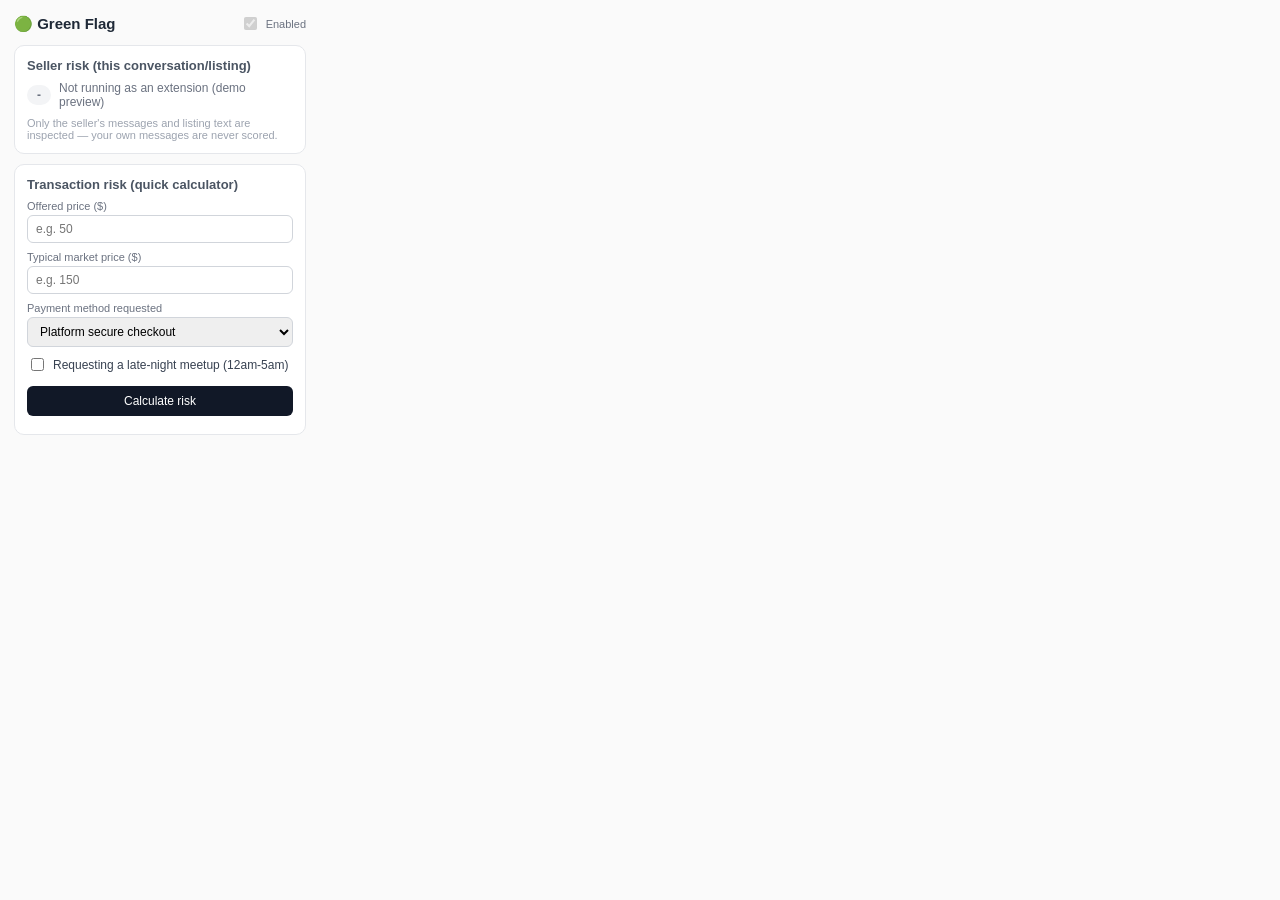
<file: extension/popup.html>
<!DOCTYPE html>
<html lang="en">
<head>
<meta charset="UTF-8" />
<title>Green Flag</title>
<link rel="stylesheet" href="popup.css" />
</head>
<body>
  <header>
    <h1>🟢 Green Flag</h1>
    <label class="toggle">
      <input type="checkbox" id="enabledToggle" checked />
      <span>Enabled</span>
    </label>
  </header>

  <section class="card" id="riskCard">
    <h2>Seller risk (this conversation/listing)</h2>
    <div class="risk-row">
      <div class="risk-badge" id="riskBadge">-</div>
      <div class="risk-score" id="riskScore">No data yet</div>
    </div>
    <ul class="hit-list" id="hitList"></ul>
    <p class="hint">Only the seller's messages and listing text are inspected — your own messages are never scored.</p>
  </section>

  <section class="card">
    <h2>Transaction risk (quick calculator)</h2>
    <div class="form-row">
      <label>Offered price ($)</label>
      <input type="number" id="price" placeholder="e.g. 50" />
    </div>
    <div class="form-row">
      <label>Typical market price ($)</label>
      <input type="number" id="marketPrice" placeholder="e.g. 150" />
    </div>
    <div class="form-row">
      <label>Payment method requested</label>
      <select id="payment">
        <option value="safe_payment">Platform secure checkout</option>
        <option value="prepay_zelle">Zelle / Cash App prepayment</option>
        <option value="in_person">Cash in person</option>
      </select>
    </div>
    <div class="form-row checkbox-row">
      <label><input type="checkbox" id="lateNight" /> Requesting a late-night meetup (12am-5am)</label>
    </div>
    <button id="calcBtn">Calculate risk</button>
    <div class="risk-row" id="txResultRow" style="display:none;">
      <div class="risk-badge" id="txRiskBadge">-</div>
      <div class="risk-score" id="txRiskScore"></div>
    </div>
    <ul class="hit-list" id="txHitList"></ul>
  </section>

  <script src="scorer.js"></script>
  <script src="popup.js"></script>
</body>
</html>
</file>
<file: extension/content.css>
.sft-flagged {
  position: relative;
}
.sft-flagged-medium {
  outline: 2px solid #f5a623;
  outline-offset: 2px;
}
.sft-flagged-high {
  outline: 2px solid #e0392b;
  outline-offset: 2px;
}
.sft-badge {
  display: inline-block;
  margin-left: 6px;
  font-size: 12px;
  font-weight: 600;
  padding: 1px 6px;
  border-radius: 10px;
  vertical-align: middle;
  font-family: -apple-system, BlinkMacSystemFont, "Segoe UI", sans-serif;
}
.sft-badge-medium {
  background: #fff4e0;
  color: #b3600a;
}
.sft-badge-high {
  background: #fdecea;
  color: #c0271c;
}

/* Draggable Green Flag risk widget */
#sft-flag-widget {
  position: fixed;
  top: 16px;
  right: 16px;
  left: auto;
  z-index: 999999;
  display: flex;
  align-items: center;
  gap: 6px;
  background: white;
  border-radius: 999px;
  padding: 6px 12px;
  box-shadow: 0 4px 14px rgba(0, 0, 0, 0.18);
  font-family: -apple-system, BlinkMacSystemFont, "Segoe UI", sans-serif;
  font-size: 13px;
  font-weight: 700;
  cursor: grab;
  user-select: none;
  touch-action: none;
  border: 2px solid #2e7d46;
  color: #1f2937;
}
#sft-flag-widget.sft-dragging {
  cursor: grabbing;
  opacity: 0.92;
}
#sft-flag-widget .sft-flag-icon {
  display: block;
}
#sft-flag-widget .sft-flag-pct {
  min-width: 2.4em;
  text-align: right;
}

.sft-flag-level-low {
  border-color: #2e7d46;
}
.sft-flag-level-low .sft-flag-cloth {
  fill: #2e7d46;
}
.sft-flag-level-low .sft-flag-pct {
  color: #2e7d46;
}

.sft-flag-level-medium {
  border-color: #f5a623;
}
.sft-flag-level-medium .sft-flag-cloth {
  fill: #f5a623;
}
.sft-flag-level-medium .sft-flag-pct {
  color: #b3600a;
}

.sft-flag-level-high {
  border-color: #e0392b;
}
.sft-flag-level-high .sft-flag-cloth {
  fill: #e0392b;
}
.sft-flag-level-high .sft-flag-pct {
  color: #c0271c;
}
</file>
<file: extension/popup.css>
* {
  box-sizing: border-box;
}
body {
  width: 320px;
  margin: 0;
  padding: 14px;
  font-family: -apple-system, BlinkMacSystemFont, "Segoe UI", sans-serif;
  color: #1f2937;
  background: #fafafa;
}
header {
  display: flex;
  align-items: center;
  justify-content: space-between;
  margin-bottom: 12px;
}
h1 {
  font-size: 15px;
  margin: 0;
}
h2 {
  font-size: 13px;
  margin: 0 0 8px;
  color: #4b5563;
}
.toggle {
  display: flex;
  align-items: center;
  gap: 6px;
  font-size: 11px;
  color: #6b7280;
}
.card {
  background: white;
  border: 1px solid #e5e7eb;
  border-radius: 10px;
  padding: 12px;
  margin-bottom: 10px;
}
.risk-row {
  display: flex;
  align-items: center;
  gap: 8px;
  margin-bottom: 6px;
}
.risk-badge {
  font-weight: 700;
  font-size: 12px;
  padding: 3px 10px;
  border-radius: 20px;
  background: #f3f4f6;
  color: #6b7280;
}
.risk-badge.low {
  background: #eafaf0;
  color: #1a7f4b;
}
.risk-badge.medium {
  background: #fff4e0;
  color: #b3600a;
}
.risk-badge.high {
  background: #fdecea;
  color: #c0271c;
}
.risk-score {
  font-size: 12px;
  color: #6b7280;
}
.hit-list {
  margin: 6px 0 0;
  padding-left: 18px;
  font-size: 12px;
  color: #374151;
}
.hint {
  font-size: 11px;
  color: #9ca3af;
  margin: 8px 0 0;
}
.form-row {
  margin-bottom: 8px;
}
.form-row label {
  display: block;
  font-size: 11px;
  color: #6b7280;
  margin-bottom: 3px;
}
.form-row input[type="number"],
.form-row select {
  width: 100%;
  padding: 6px 8px;
  border: 1px solid #d1d5db;
  border-radius: 6px;
  font-size: 12px;
}
.checkbox-row label {
  display: flex;
  align-items: center;
  gap: 6px;
  font-size: 12px;
  color: #374151;
}
button {
  width: 100%;
  padding: 8px;
  border: none;
  border-radius: 6px;
  background: #111827;
  color: white;
  font-size: 12px;
  cursor: pointer;
  margin-top: 4px;
}
button:hover {
  background: #1f2937;
}
</file>
